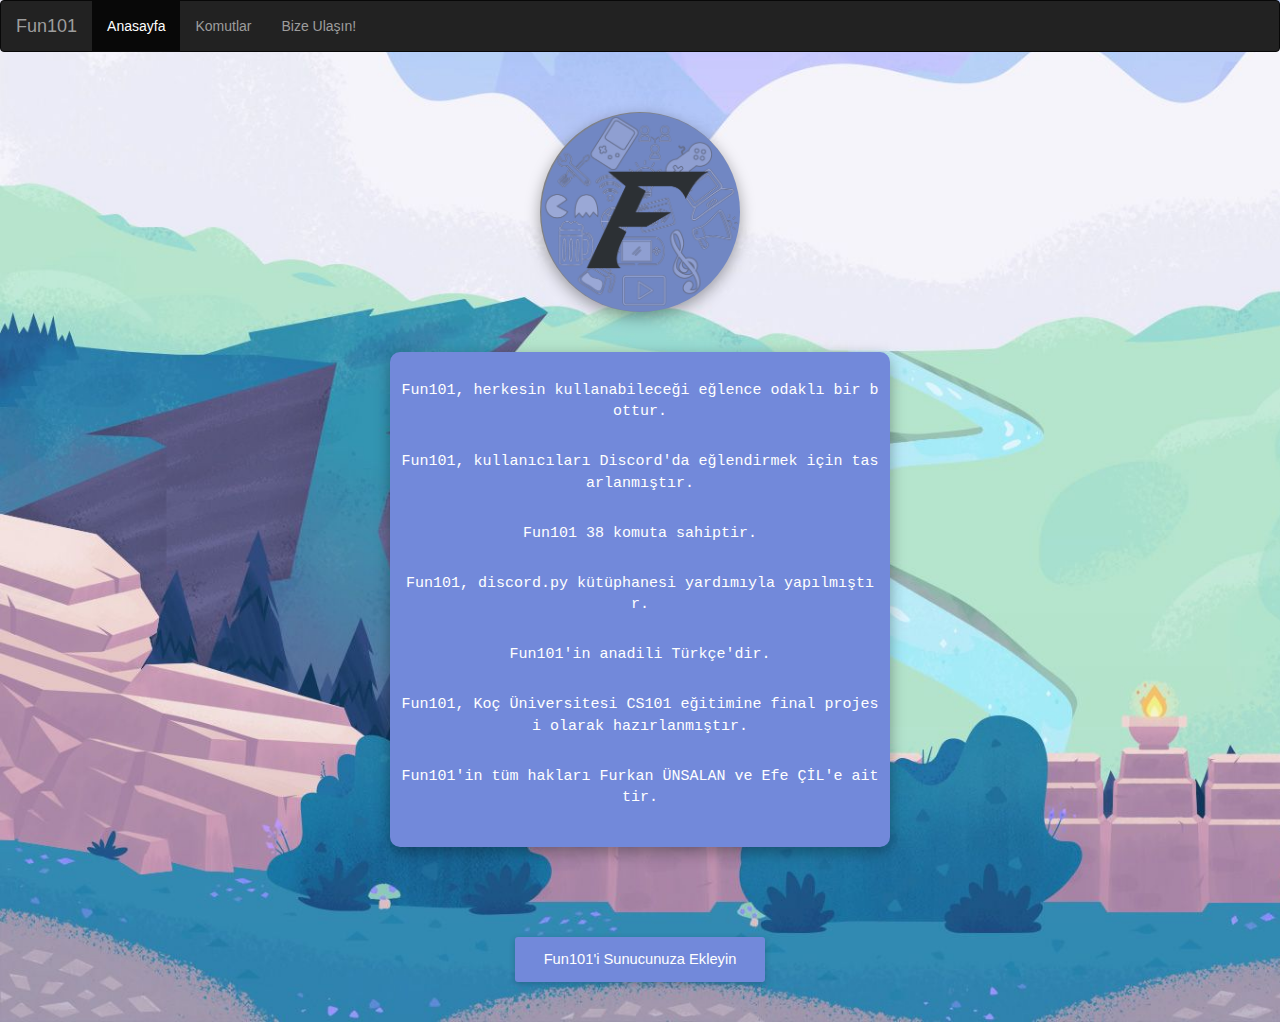
<file: index.html>
<!DOCTYPE html>
<html lang="tr">
<head>
  <title>Fun101</title>
  <meta charset="utf-8">
  <meta name="viewport" content="width=device-width, initial-scale=1">
  <link rel="stylesheet" href="https://maxcdn.bootstrapcdn.com/bootstrap/3.4.1/css/bootstrap.min.css">
  <script src="https://ajax.googleapis.com/ajax/libs/jquery/3.5.1/jquery.min.js"></script>
  <script src="https://maxcdn.bootstrapcdn.com/bootstrap/3.4.1/js/bootstrap.min.js"></script>
  <link rel="stylesheet" href="main.min.css">
  <link rel="icon" href="images/fun101.png" type="image">
  <link href="https://furkanunsalan.github.io/Fun101" rel="canonical"/>
  <meta name="description" content="Fun101, Eğlence Amaçlı Discord Botu"/>
</head>
<body>

<nav class="navbar navbar-inverse">
  <div class="container-fluid">
    <div class="navbar-header">
      <a class="navbar-brand" href="index.html">Fun101</a>
    </div>
    <ul class="nav navbar-nav">
      <li class="active"><a href="index.html">Anasayfa</a></li>
      <li><a href="commands.html">Komutlar</a></li>
      <li><a href="contact.html">Bize Ulaşın!</a></li>
    </ul>
  </div>
</nav>
<br>
<br>
<a href="https://github.com/furkanunsalan/Fun101"><button class="fun101" type="button" name="mail"></button></a>
<br>
<br>

<pre><code>
<p>Fun101, herkesin kullanabileceği eğlence odaklı bir bottur.</p>
<p>Fun101, kullanıcıları Discord'da eğlendirmek için tasarlanmıştır.</p>
<p>Fun101 38 komuta sahiptir.</p>
<p>Fun101, discord.py kütüphanesi yardımıyla yapılmıştır.</p>
<p>Fun101'in anadili Türkçe'dir.</p>
<p>Fun101, Koç Üniversitesi CS101 eğitimine final projesi olarak hazırlanmıştır.</p>
<p>Fun101'in tüm hakları Furkan ÜNSALAN ve Efe ÇİL'e aittir.</p>
</code></pre>
<br>
<br>
<br>
<br>
<div class="wrapper-buttons">
  <a href="https://discord.com/api/oauth2/authorize?client_id=790929563559002122&permissions=8&scope=bot"><button class="blue-button">Fun101'i Sunucunuza Ekleyin</button></a>
</div>
<br>
<br>
</body>
</html>
</file>
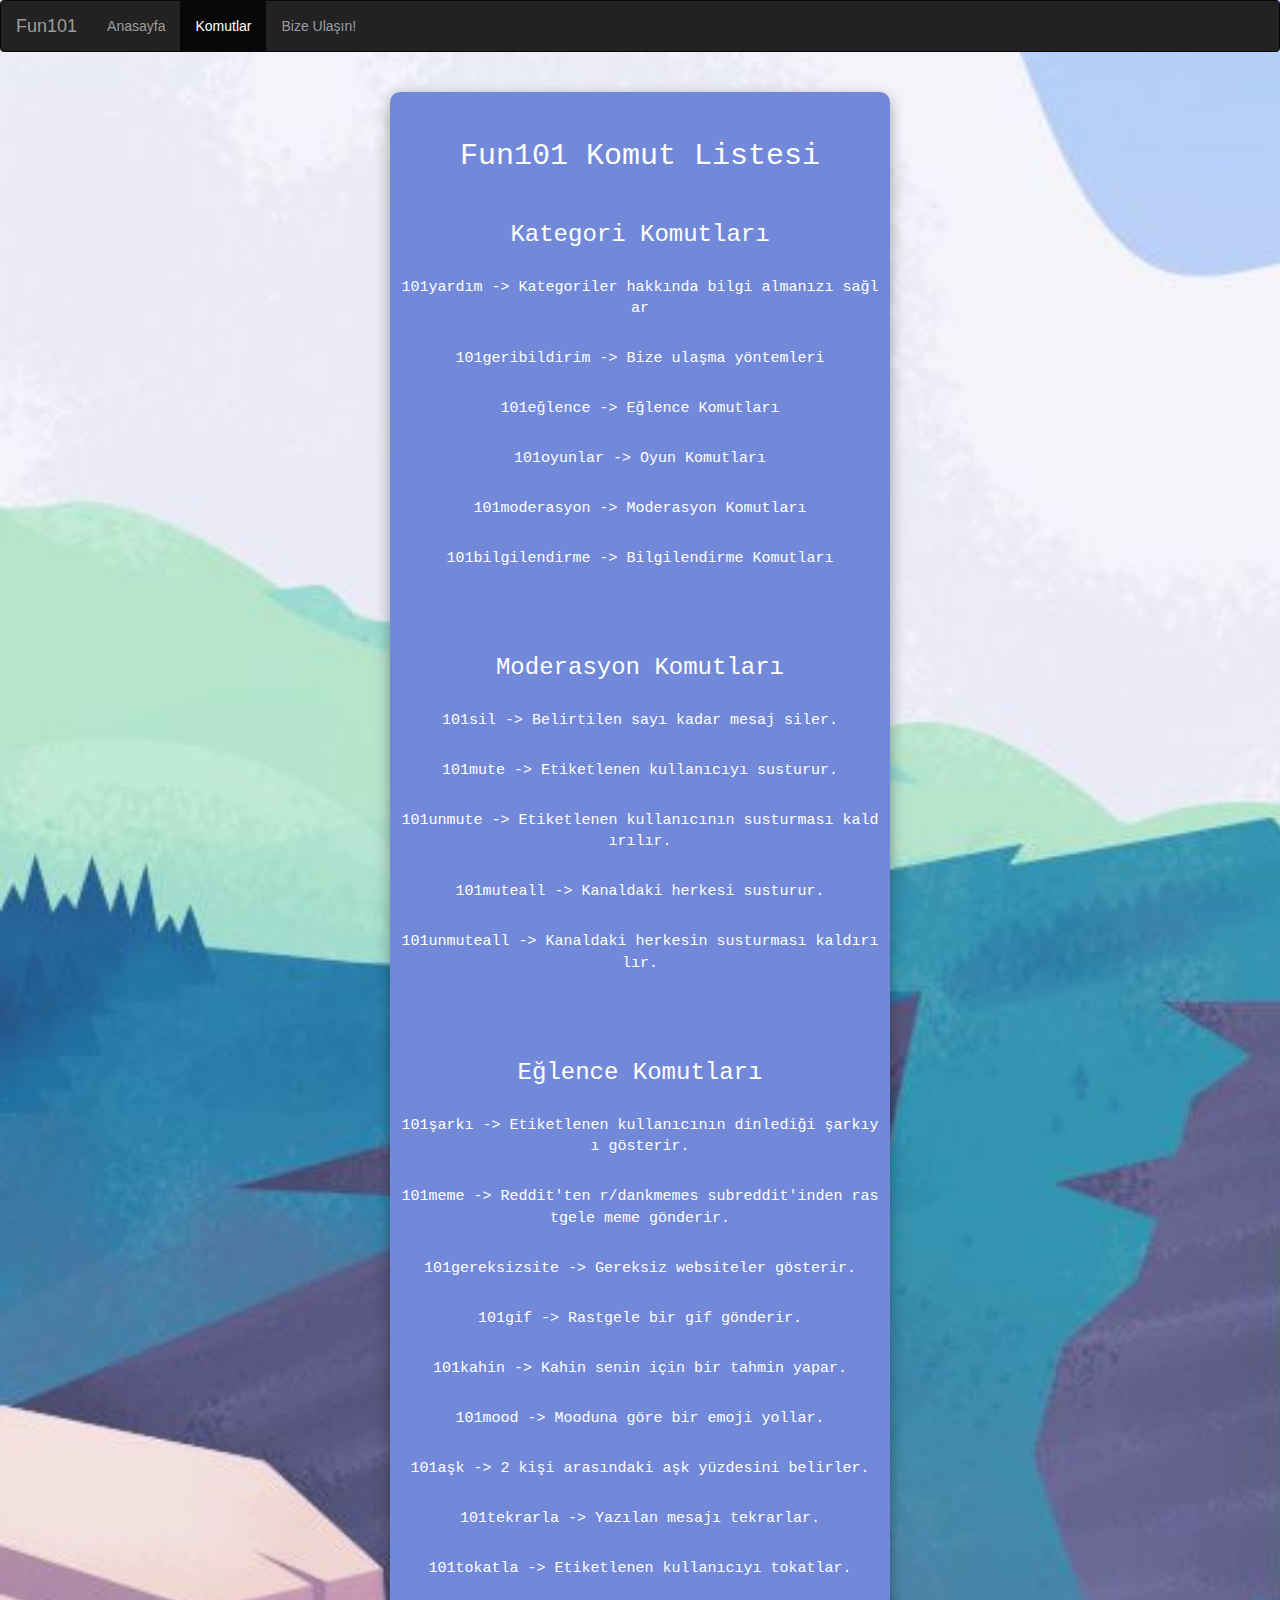
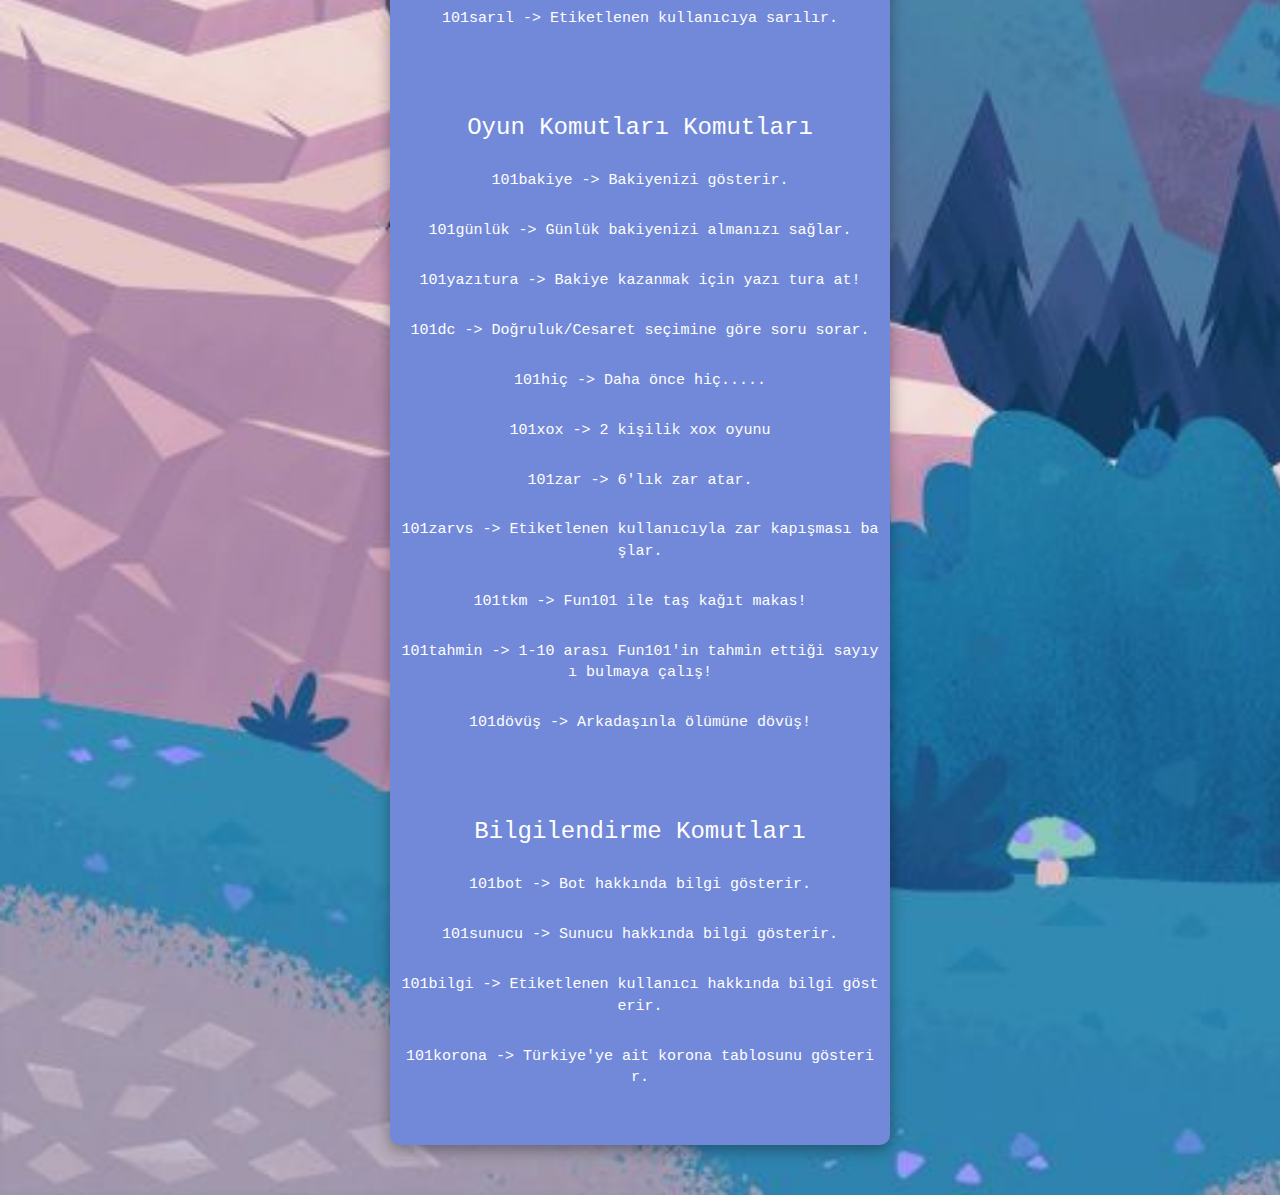
<file: commands.html>
<!DOCTYPE html>
<html lang="tr">
<head>
  <title>Fun101</title>
  <meta charset="utf-8">
  <meta name="viewport" content="width=device-width, initial-scale=1">
  <link rel="stylesheet" href="https://maxcdn.bootstrapcdn.com/bootstrap/3.4.1/css/bootstrap.min.css">
  <script src="https://ajax.googleapis.com/ajax/libs/jquery/3.5.1/jquery.min.js"></script>
  <script src="https://maxcdn.bootstrapcdn.com/bootstrap/3.4.1/js/bootstrap.min.js"></script>
  <link rel="stylesheet" href="commands.min.css">
  <link rel="icon" href="images/fun101.png" type="image">
</head>
<body>

<nav class="navbar navbar-inverse">
  <div class="container-fluid">
    <div class="navbar-header">
      <a class="navbar-brand" href="index.html">Fun101</a>
    </div>
    <ul class="nav navbar-nav">
      <li><a href="index.html">Anasayfa</a></li>
      <li class="active"><a href="commands.html">Komutlar</a></li>
      <li><a href="contact.html">Bize Ulaşın!</a></li>
    </ul>
  </div>
</nav>
<br>

<pre><code>
<h2 style="text-align: center; color: white">Fun101 Komut Listesi</h2>
<h3 style="text-align: center; color: white">Kategori Komutları</h3>
<p>101yardım -> Kategoriler hakkında bilgi almanızı sağlar</p>
<p>101geribildirim -> Bize ulaşma yöntemleri</p>
<p>101eğlence -> Eğlence Komutları</p>
<p>101oyunlar -> Oyun Komutları</p>
<p>101moderasyon -> Moderasyon Komutları</p>
<p>101bilgilendirme -> Bilgilendirme Komutları</p>
<br>
<h3 style="text-align: center; color: white">Moderasyon Komutları</h3>
<p>101sil -> Belirtilen sayı kadar mesaj siler.</p>
<p>101mute -> Etiketlenen kullanıcıyı susturur.</p>
<p>101unmute -> Etiketlenen kullanıcının susturması kaldırılır.</p>
<p>101muteall -> Kanaldaki herkesi susturur.</p>
<p>101unmuteall -> Kanaldaki herkesin susturması kaldırılır.</p>
<br>
<h3 style="text-align: center; color: white">Eğlence Komutları</h3>
<p>101şarkı -> Etiketlenen kullanıcının dinlediği şarkıyı gösterir.</p>
<p>101meme -> Reddit'ten r/dankmemes subreddit'inden rastgele meme gönderir.</p>
<p>101gereksizsite -> Gereksiz websiteler gösterir.</p>
<p>101gif -> Rastgele bir gif gönderir.</p>
<p>101kahin -> Kahin senin için bir tahmin yapar.</p>
<p>101mood -> Mooduna göre bir emoji yollar.</p>
<p>101aşk -> 2 kişi arasındaki aşk yüzdesini belirler.</p>
<p>101tekrarla -> Yazılan mesajı tekrarlar.</p>
<p>101tokatla -> Etiketlenen kullanıcıyı tokatlar.</p>
<p>101sarıl -> Etiketlenen kullanıcıya sarılır.</p>
<br>
<h3 style="text-align: center; color: white">Oyun Komutları Komutları</h3>
<p>101bakiye -> Bakiyenizi gösterir.</p>
<p>101günlük -> Günlük bakiyenizi almanızı sağlar.</p>
<p>101yazıtura -> Bakiye kazanmak için yazı tura at!</p>
<p>101dc -> Doğruluk/Cesaret seçimine göre soru sorar.</p>
<p>101hiç -> Daha önce hiç.....</p>
<p>101xox -> 2 kişilik xox oyunu</p>
<p>101zar -> 6'lık zar atar.</p>
<p>101zarvs -> Etiketlenen kullanıcıyla zar kapışması başlar.</p>
<p>101tkm -> Fun101 ile taş kağıt makas!</p>
<p>101tahmin -> 1-10 arası Fun101'in tahmin ettiği sayıyı bulmaya çalış!</p>
<p>101dövüş -> Arkadaşınla ölümüne dövüş!</p>
<br>
<h3 style="text-align: center; color: white">Bilgilendirme Komutları</h3>
<p>101bot -> Bot hakkında bilgi gösterir.</p>
<p>101sunucu -> Sunucu hakkında bilgi gösterir.</p>
<p>101bilgi -> Etiketlenen kullanıcı hakkında bilgi gösterir.</p>
<p>101korona -> Türkiye'ye ait korona tablosunu gösterir.</p>

</code></pre>
<br>
<br>

</body>
</html>
</file>
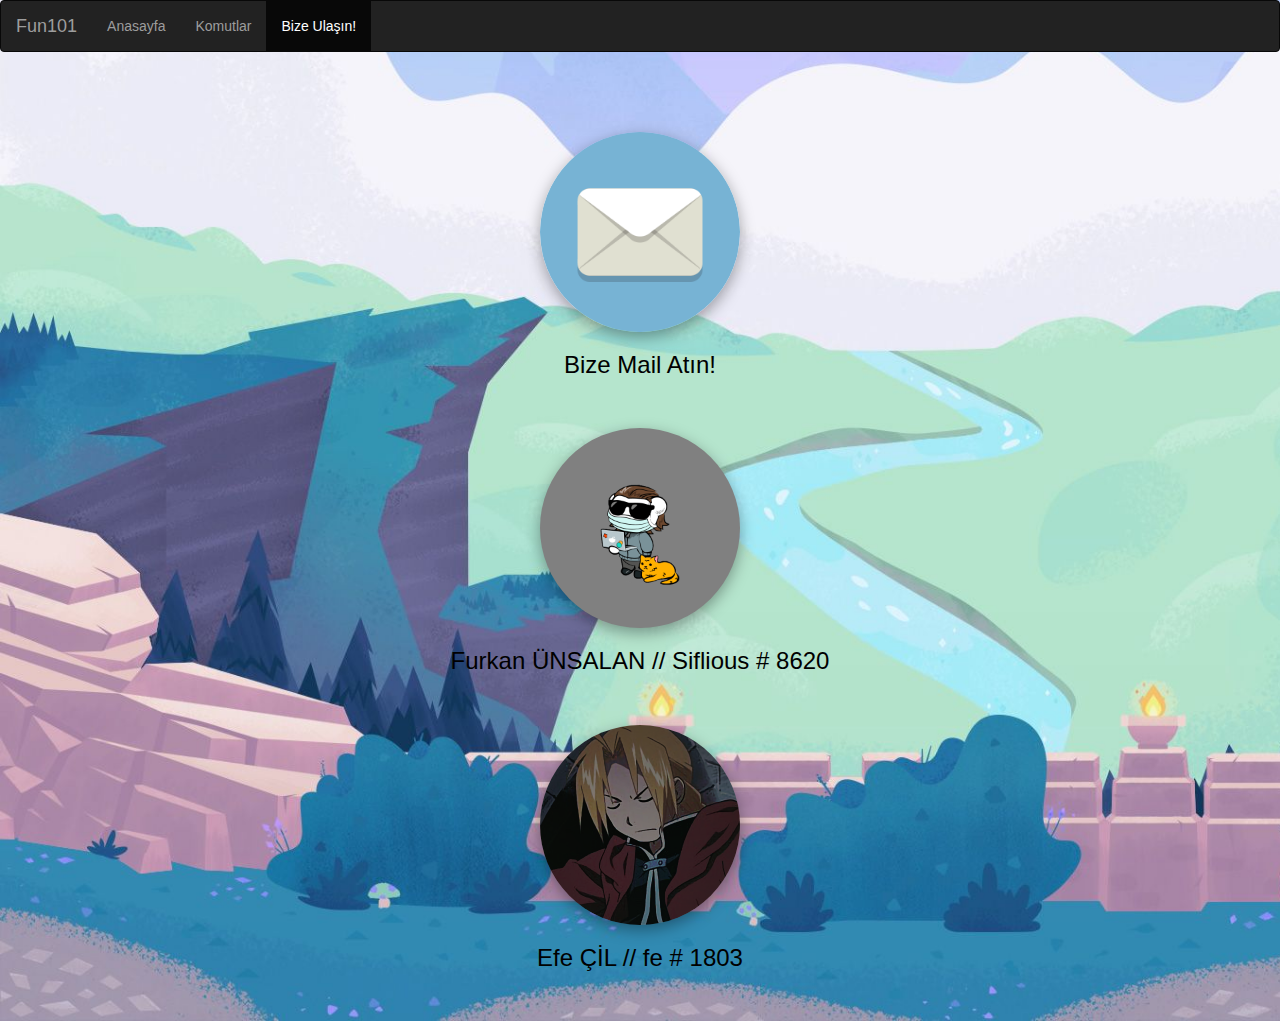
<file: contact.html>
<!DOCTYPE html>
<html lang="tr">
<head>
  <title>Fun101</title>
  <meta charset="utf-8">
  <meta name="viewport" content="width=device-width, initial-scale=1">
  <link rel="stylesheet" href="https://maxcdn.bootstrapcdn.com/bootstrap/3.4.1/css/bootstrap.min.css">
  <script src="https://ajax.googleapis.com/ajax/libs/jquery/3.5.1/jquery.min.js"></script>
  <script src="https://maxcdn.bootstrapcdn.com/bootstrap/3.4.1/js/bootstrap.min.js"></script>
  <link rel="stylesheet" href="contact.min.css">
  <link rel="icon" href="images/fun101.png" type="image">
</head>
<body>

<nav class="navbar navbar-inverse">
  <div class="container-fluid">
    <div class="navbar-header">
      <a class="navbar-brand" href="index.html">Fun101</a>
    </div>
    <ul class="nav navbar-nav">
      <li><a href="index.html">Anasayfa</a></li>
      <li><a href="commands.html">Komutlar</a></li>
      <li class="active"><a href="contact.html">Bize Ulaşın!</a></li>
    </ul>
  </div>
</nav>
<br>
<br>
<br>
<a href="mailto:fun101@furkanunsalan.com?subject=Geri Bildirim"><button class="mail" type="button" name="mail"></button></a>
<h3>Bize Mail Atın!</h3>
<br>
<br>
<a href="https://github.com/furkanunsalan"><button class="furkan" type="button" name="mail"></button></a>
<h3>Furkan ÜNSALAN // Siflious # 8620</h3>
<br>
<br>
<a href="https://github.com/efechill"><button class="efe" type="button" name="mail"></button></a>
<h3>Efe ÇİL // fe # 1803</h3>
<br>
<br>

</body>
</html>
</file>
<file: main.min.css>
body{background-image:url("images/discord.jpg");background-repeat:no-repeat;background-size:cover}body::-webkit-scrollbar{display:none}.body{-ms-overflow-style:none}.fun101{border-radius:700px;border:none;width:200px;height:200px;background:url("images/fun101.png");background-color:gray;background-repeat:no-repeat;background-size:cover;display:block;margin-left:auto;margin-right:auto;box-shadow:rgba(0,0,0,0.35) 0px 5px 15px}p{text-align:center;color:white;font-size:15px}pre{width:39%;display:block;margin-left:auto;margin-right:auto;border-radius:10px;box-shadow:rgba(0,0,0,0.35) 0px 5px 15px;background-color:#7289da;border:none}.wrapper-buttons{display:block;margin-left:auto;margin-right:auto;width:250px}.wrapper-buttons>*{margin-bottom:10px}.wrapper-buttons>*:first-child{margin-top:10px}.wrapper-buttons>*:last-child{margin-bottom:0px}.blue-button{display:inline-block;font-family:Whitney, "Open Sans", Helvetica, sans-serif;font-weight:400;font-size:11pt;border-radius:3px;cursor:pointer;height:45px;width:250px;box-shadow:0 2px 6px 0 rgba(0,0,0,0.2);background-color:#7289da;border:2px solid #7289da;color:#fff}@media (min-width: 120px) and (max-width: 480px){pre{width:75%}}@media (min-width: 768px) and (max-width: 1024px){pre{width:75%}}
</file>
<file: commands.min.css>
body{background-image:url("images/discord.jpg");background-repeat:no-repeat;background-size:cover}body::-webkit-scrollbar{display:none}.body{-ms-overflow-style:none}pre{width:39%;display:block;margin-left:auto;margin-right:auto;border-radius:10px;box-shadow:rgba(0,0,0,0.35) 0px 5px 15px;background-color:#7289da;border:none}p{text-align:center;color:white;font-size:15px}@media (min-width: 120px) and (max-width: 480px){pre{width:85%}}@media (min-width: 768px) and (max-width: 1024px){pre{width:65%}}
</file>
<file: contact.min.css>
body{background-image:url("images/discord.jpg");background-repeat:no-repeat;background-size:cover}body::-webkit-scrollbar{display:none}.body{-ms-overflow-style:none}h3{text-align:center;color:black}.mail{border-radius:700px;border:none;width:200px;height:200px;background:url("images/mail.png");background-repeat:no-repeat;background-size:cover;display:block;margin-left:auto;margin-right:auto;box-shadow:rgba(0,0,0,0.35) 0px 5px 15px}.furkan{border-radius:700px;border:none;width:200px;height:200px;background:url("images/furkan.png");background-color:gray;background-repeat:no-repeat;background-size:cover;display:block;margin-left:auto;margin-right:auto;box-shadow:rgba(0,0,0,0.35) 0px 5px 15px}.efe{border-radius:700px;border:none;width:200px;height:200px;background:url("images/efe.png");background-repeat:no-repeat;background-size:cover;display:block;margin-left:auto;margin-right:auto;box-shadow:rgba(0,0,0,0.35) 0px 5px 15px}@media (min-width: 120px) and (max-width: 480px){button{width:150px;height:150px}h3{font-size:20px}}@media (min-width: 768px) and (max-width: 1024px){button{width:200px;height:200px}h3{font-size:25px}}
</file>
